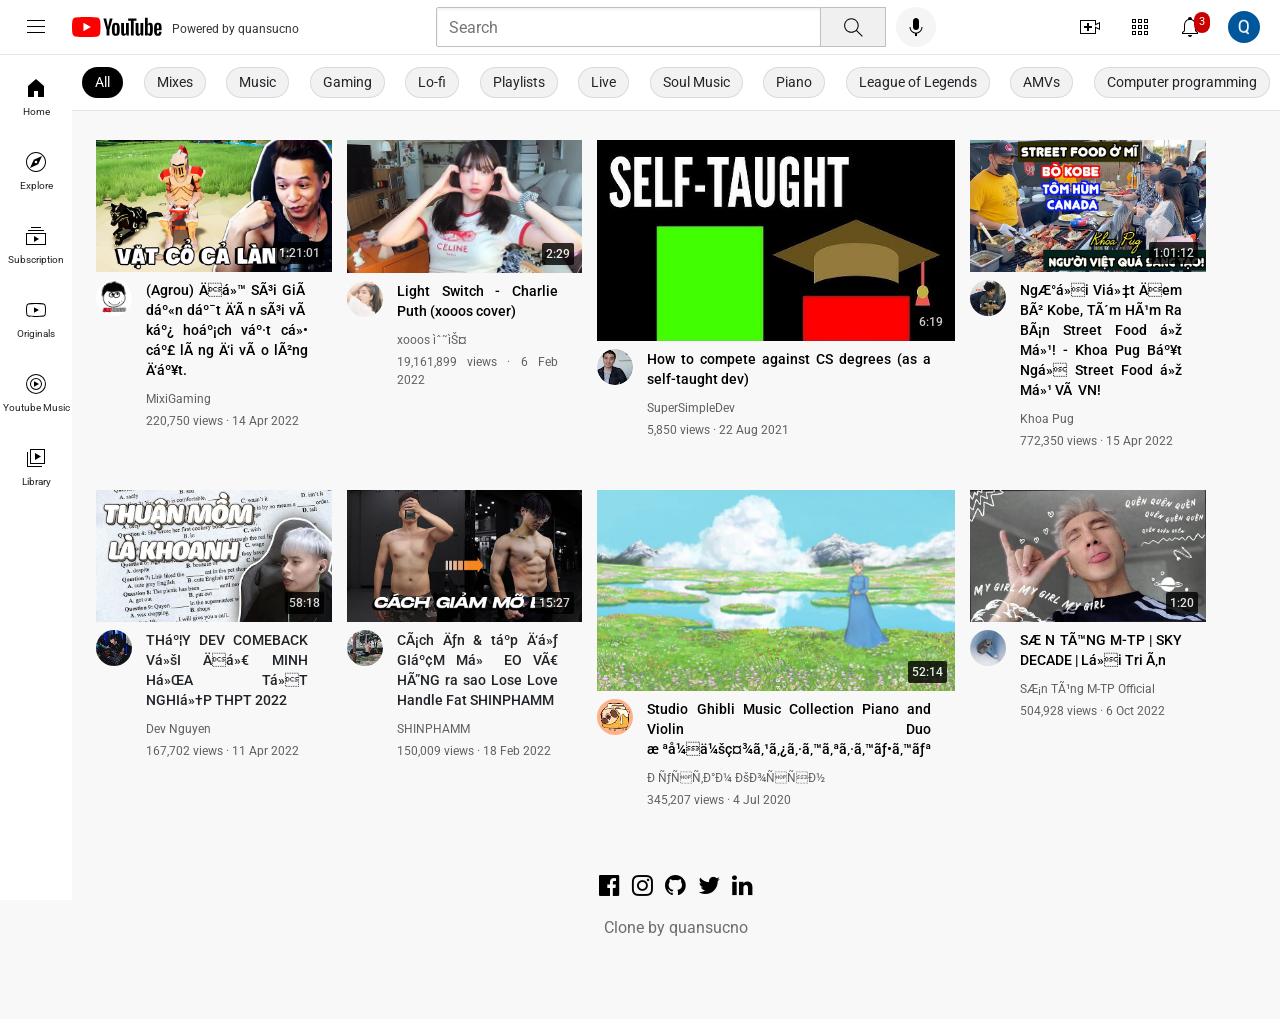
<file: index.html>
<!DOCTYPE html>
<html>
    <head>
        <title>BomBeBongTube.com</title>

        <link href="https://cdn.jsdelivr.net/npm/bootstrap@5.1.3/dist/css/bootstrap.min.css" rel="stylesheet" integrity="sha384-1BmE4kWBq78iYhFldvKuhfTAU6auU8tT94WrHftjDbrCEXSU1oBoqyl2QvZ6jIW3" crossorigin="anonymous">

        <link rel="preconnect" href="https://fonts.googleapis.com">
        <link rel="preconnect" href="https://fonts.gstatic.com" crossorigin>
        <link href="https://fonts.googleapis.com/css2?family=Roboto:wght@400;500;700&display=swap" rel="stylesheet">
        <link rel="stylesheet" href="https://cdnjs.cloudflare.com/ajax/libs/font-awesome/4.7.0/css/font-awesome.min.css">  
        <link rel="stylesheet" href="styles-youtube/general.css">
        <link rel="stylesheet" href="styles-youtube/header.css">
        <link rel="stylesheet" href="styles-youtube/video.css">
        <link rel="stylesheet" href="styles-youtube/sidebar.css">
        <link rel="stylesheet" href="styles-youtube/suggestnav.css">
        <link rel="stylesheet" href="styles-youtube/footer.css">
    </head>
    <body>
        <!-- Header -->
        <header class="header">
            <div class="left-section">
                <img class="hamburger-menu" src="./icon/hamburger-menu.svg">
                <img class="youtube-logo" src="./icon/youtube-logo.svg">
                <p class="coder">Powered by quansucno</p>
            </div>

            <div class="middle-section">
                <input class="search-bar" type="text" placeholder="Search">
                <button class="search-button">
                    <img class="search-icon" src="./icon/search.svg">
                    <div class="tooltip">Search</div>
                </button>
                <button class="voice-search">
                    <img class="voice-icon" src="./icon/voice-search-icon.svg">
                    <div class="tooltip">Search with your voice</div>
                </button>
            </div>
                
            <div class="right-section">                                     
                <div class="upload-icon-container margin-right-6">
                    <img class="upload-icon" src="./icon/upload.svg">
                    <div class="tooltip">Create</div>
                </div>
               
                <div class="apps-icon-container margin-right-6"> 
                    <img class="apps-icon" src="./icon/youtube-apps.svg">
                    <div class="tooltip">Youtube apps</div>
                </div>
                
                <div class="noti-icon-container margin-right-6">
                    <img class="noti-icon" src="./icon/notifications.svg">
                    <div class="noti-count">3</div>
                    <div class="tooltip">Notifications</div>
                </div>
               
                <div class="profile-content padding-right-0">
                    <img class="user-picture" src="./thumbnails/youtube-profile-picture.jpg">
                    <div class="content-wrapper">

                        <div class="first-section">
                            <img class="user-picture-content" src="./thumbnails/youtube-profile-picture.jpg" alt="">
                            <div class="">
                                <h6 class="profile-name">Quân Ngô</h6>
                                <a class="manage-account" href="https://myaccount.google.com/u/0/?utm_source=YouTubeWeb&tab=rk&utm_medium=act&tab=rk&hl=en&pli=1">Manage your Google Account</a>
                            </div>
                        </div>

                        <div class="second-section">
                            <div class="content-section">
                                <div class="body-section">
                                    <i class="fa fa-user-circle"></i>
                                    <p>Your chanel</p>
                                </div>
                                <div class="body-section">
                                    <i class="fa fa-play-circle-o"></i>
                                    <p>YouTube Studio                                </p>
                                </div>
                                <div class="body-section padding-right-0">
                                    <i class="fa fa-users"></i>
                                    <p>Switch account</p>  
                                    <i class="fa fa-angle-right"></i>
                                </div>
                                <div class="body-section">
                                    <i class="fa fa-sign-out"></i>
                                    <p>Sign out</p>  
                                </div>
                            </div>
    
                            <div class="content-section">
                                <div class="body-section">
                                    <i class="fa fa-money"></i>
                                    <p>Purchases and memberships</p>
                                </div>
                                <div class="body-section">
                                    <i class="fa  fa-shield"></i>
                                    <p>Your data in YouTube</p>                 
                                </div>
                            </div>
    
                            <div class="content-section">
                                <div class="body-section padding-right-0">
                                    <i class="fa fa-moon-o"></i>
                                    <p>Appearance: Light</p>
                                    <i class="fa fa-angle-right"></i>
                                </div>
                                <div class="body-section padding-right-0">
                                    <i class="fa fa-language"></i>
                                    <p>Language: English</p> 
                                    <i class="fa fa-angle-right"></i>
                                                        
                                </div>
                                <div class="body-section padding-right-0">
                                    <i class="fa fa-user-times"></i>
                                    <p>Restricted Mode: Off</p>
                                    <i class="fa fa-angle-right"></i>
                                   
                                </div>
                                <div class="body-section padding-right-0">
                                    <i class="fa fa-map-o"></i>
                                    <p>Location: Vietnam</p>  
                                    <i class="fa fa-angle-right"></i>
                                                                             
                                </div>
                                <div class="body-section">
                                    <i class="fa fa-keyboard-o "></i>
                                    <p>Keyboard shortcuts</p>                         
                                </div>
                            </div>
    
                            <div class="content-section">
                                <div class="body-section">
                                    <i class="fa fa-gear"></i>
                                    <p>Settings</p>                      
                                </div>
                            </div>
    
                            <div class="content-section">
                                <div class="body-section">
                                    <i class="fa fa-question-circle-o"></i>
                                    <p>Help</p>                                                     
                                </div>
                                <div class="body-section">
                                    <i class="fa fa-commenting-o"></i>
                                    <p>Send feedback</p>                      
                                </div>
                            </div>
                        </div>                      

                    </div>
                </div>            
            </div>
        </header>
        <!-- End header-->

        <!-- Nav -->
        <nav class="sidebar">
            <div class="sidebar-link">
                <img src="./icon/home.svg">
                <div>Home</div>
            </div>
            <div class="sidebar-link">
                <img src="./icon/explore.svg">
                <div>Explore</div>
            </div>
            <div class="sidebar-link">
                <img src="./icon/subscriptions.svg">
                <div>Subscription</div>
            </div>
            <div class="sidebar-link">
                <img src="./icon/originals.svg">
                <div>Originals</div>
            </div>
            <div class="sidebar-link">
                <img src="./icon/youtube-music.svg">
                <div>Youtube Music</div>
            </div>
            <div class="sidebar-link">
                <img src="./icon/library.svg">
                <div>Library</div>
            </div>
        </nav>
        <!-- End nav-->

        <!-- Suggest nav section -->
        <div class="suggest-nav">
            <div class="suggest-text"><div class="text-container">All</div></div>
            <div class="suggest-text"><div class="text-container">Mixes</div></div>
            <div class="suggest-text"><div class="text-container">Music</div></div>
            <div class="suggest-text"><div class="text-container">Gaming</div></div>
            <div class="suggest-text"><div class="text-container">Lo-fi</div></div>
            <div class="suggest-text"><div class="text-container">Playlists</div></div>
            <div class="suggest-text"><div class="text-container">Live</div></div>
            <div class="suggest-text"><div class="text-container">Soul Music</div></div>
            <div class="suggest-text"><div class="text-container">Piano</div></div>
            <div class="suggest-text"><div class="text-container">League of Legends</div></div>
            <div class="suggest-text"><div class="text-container">AMVs</div></div>
            <div class="suggest-text"><div class="text-container">Computer programming</div></div>
        </div>
         <!-- End Suggest nav-->

        <!-- Main section -->
        <main>
            <!-- First video -->
            <section class="video-grid">
                <div class="video-preview">
                    <a href="https://www.youtube.com/watch?v=dUxIIEe3DyE&t=6s"></a>
                    <div class="thumbnail-row">
                        <a href="https://www.youtube.com/watch?v=dUxIIEe3DyE&t=6s"><img class="thumbnail" src="./thumbnails/thumbnail-1.jpg"></a>
                        <div class="video-time">1:21:01</div>
                    </div>
                    <div class="video-info-grid">
                        <div class="channel-picture">
                            <a href="https://www.youtube.com/c/MixiGamingofficial"><img class="profile-picture" src="./thumbnails/profile-1.jpg"></a>
                        </div>
                        <div class="video-info">                        
                            <p class="video-title">
                                <a href="https://www.youtube.com/watch?v=dUxIIEe3DyE&t=6s">(Agrou) Độ Sói Già dẫn dắt đàn sói và kế hoạch vặt cổ cả làng đi vào lòng đất.</a>
                            </p>
                            <p class="video-author">
                                <a href="https://www.youtube.com/c/MixiGamingofficial">MixiGaming</a> 
                            </p >
                            <p class="video-stats">
                                220,750 views &#183; 14 Apr 2022
                            </p>
                        </div>                    
                    </div>                     
                </div>
                <!-- Second video -->
                <div class="video-preview">
                    <div class="thumbnail-row">
                        <a href="https://www.youtube.com/watch?v=9EDZixuODrw"><img class="thumbnail" src="./thumbnails/thumbnail-2.jpg"></a>
                        <div class="video-time">2:29</div>
                    </div>
                    <div class="video-info-grid">
                        <div class="channel-picture">
                            <a href="https://www.youtube.com/c/xooos"><img class="profile-picture" src="./thumbnails/profile-2.jpg"></a>
                        </div>
                        <div class="video-info">
                            <p class="video-title">
                                <a href="https://www.youtube.com/watch?v=9EDZixuODrw">Light Switch - Charlie Puth (xooos cover)</a> 
                            </p>
                            <p class="video-author">
                                <a href="https://www.youtube.com/c/xooos">xooos 수스</a>
                            </p >
                            <p class="video-stats">
                                19,161,899 views &#183; 6 Feb 2022
                        </p>
                        </div>              
                    </div>
                </div>
                <!-- Third video -->
                <div class="video-preview">
                    <div class="thumbnail-row">
                        <a href="https://www.youtube.com/watch?v=xsL-5MhQWBk"><img class="thumbnail" src="./thumbnails/thumbnail-3.jpg"></a>
                        <div class="video-time">6:19</div>
                    </div>
                    <div class="video-info-grid">
                        <div class="channel-picture">
                            <a href="https://www.youtube.com/c/SuperSimpleDev"><img class="profile-picture" src="./thumbnails/profile-3.jpg"></a>
                        </div>
                        <div class="video-info">
                            <p class="video-title">
                                <a href="https://www.youtube.com/watch?v=xsL-5MhQWBk">How to compete against CS degrees (as a self-taught dev)</a> 
                            </p>
                            <p class="video-author">
                                <a href="https://www.youtube.com/c/SuperSimpleDev">SuperSimpleDev</a> 
                            </p >
                            <p class="video-stats">
                                5,850 views &#183; 22 Aug 2021
                            </p>
                        </div>                    
                    </div>                     
                </div>
                <!-- Forth video -->
                <div class="video-preview">
                    <div class="thumbnail-row">
                        <a href="https://www.youtube.com/watch?v=iLQChEJTALU"><img class="thumbnail" src="./thumbnails/thumbnail-4.jpg"></a>
                        <div class="video-time">1:01:12</div>
                    </div>
                    <div class="video-info-grid">
                        <div class="channel-picture">
                            <a href="https://www.youtube.com/c/PugKVlog"><img class="profile-picture" src="./thumbnails/profile-4.jpg"></a>
                        </div>
                        <div class="video-info">
                            <p class="video-title">
                                <a href="https://www.youtube.com/watch?v=iLQChEJTALU">Người Việt Đem Bò Kobe, Tôm Hùm Ra Bán Street Food Ở Mỹ! - Khoa Pug Bất Ngờ Street Food Ở Mỹ Và VN!</a> 
                            </p>
                            <p class="video-author">
                                <a href="https://www.youtube.com/c/PugKVlog">Khoa Pug</a>
                            </p >
                            <p class="video-stats">
                                772,350 views &#183; 15 Apr 2022
                        </p>
                        </div>              
                    </div>
                </div>
                <!-- Fifth video -->
                <div class="video-preview">
                    <div class="thumbnail-row">
                        <img class="thumbnail" src="./thumbnails/thumbnail-5.jpg">
                        <div class="video-time">58:18</div>
                    </div>
                    <div class="video-info-grid">
                        <div class="channel-picture">
                            <img class="profile-picture" src="./thumbnails/profile-5.jpg">
                        </div>
                        <div class="video-info">
                            <p class="video-title">
                                THẦY DEV COMEBACK VỚI ĐỀ MINH HỌA TỐT NGHIỆP THPT 2022
                            </p>
                            <p class="video-author">
                                Dev Nguyen
                            </p >
                            <p class="video-stats">
                                167,702 views &#183; 11 Apr 2022
                            </p>
                        </div>                    
                    </div>                     
                </div>
                
                <!-- Sixth video -->
                <div class="video-preview">
                    <div class="thumbnail-row">
                        <img class="thumbnail" src="./thumbnails/thumbnail-6.jpg">
                        <div class="video-time">15:27</div>
                    </div>
                    <div class="video-info-grid">
                        <div class="channel-picture">
                            <img class="profile-picture" src="./thumbnails/profile-6.jpg">
                        </div>
                        <div class="video-info">
                            <p class="video-title">
                                Cách ăn & tập để GIẢM MỠ EO VÀ HÔNG ra sao Lose Love Handle Fat SHINPHAMM
                            </p>
                            <p class="video-author">                           
                                SHINPHAMM
                            </p >
                            <p class="video-stats">
                                150,009 views &#183; 18 Feb 2022
                        </p>
                        </div>              
                    </div>
                </div>
                <!-- Seventh video -->
                <div class="video-preview">
                    <div class="thumbnail-row">
                        <a href="https://www.youtube.com/watch?v=2iadr2QQ-lg"><img class="thumbnail" src="./thumbnails/thumbnail-7.jpg"></a>
                        <div class="video-time">52:14</div>
                    </div>
                    <div class="video-info-grid">
                        <div class="channel-picture">
                            <a href="https://www.youtube.com/channel/UCwyfi_a0YA7gNug4AgOMMnQ"><img class="profile-picture" src="./thumbnails/profile-7.jpg"></a>
                        </div>
                        <div class="video-info">
                            <p class="video-title">
                                <a href="https://www.youtube.com/watch?v=2iadr2QQ-lg">Studio Ghibli Music Collection Piano and Violin Duo 株式会社スタジオジブリ </a> 
                            </p>
                            <p class="video-author">
                                <a href="https://www.youtube.com/channel/UCwyfi_a0YA7gNug4AgOMMnQ">Рустам Косян</a> 
                            </p >
                            <p class="video-stats">
                                345,207 views &#183; 4 Jul 2020
                            </p>
                        </div>                    
                    </div>                     
                </div>
                <!-- Eighth video -->
                <div class="video-preview">
                    <div class="thumbnail-row">
                        <a href="https://www.youtube.com/watch?v=v8SclnWsFLY"><img class="thumbnail" src="./thumbnails/thumbnail-8.jpg"></a>
                        <div class="video-time">1:20</div>
                    </div>
                    <div class="video-info-grid">
                        <div class="channel-picture">
                            <a href="https://www.youtube.com/c/Sontungmtp"><img class="profile-picture" src="./thumbnails/profile-8.jpg"></a>
                        </div>
                        <div class="video-info">
                            <p class="video-title">
                                <a href="https://www.youtube.com/watch?v=v8SclnWsFLY">SƠN TÙNG M-TP | SKY DECADE | Lời Tri Ân</a>
                            </p>
                            <p class="video-author">                               
                                <a href="https://www.youtube.com/c/Sontungmtp">Sơn Tùng M-TP Official</a> 
                            </p >
                            <p class="video-stats">
                                504,928 views &#183; 6 Oct 2022
                            </p>
                        </div>                    
                    </div>                     
                </div>
            </section>
        </main>
        <!-- End main -->

        <!-- Start footer -->
        <div id="footer">      
            <a href="https://www.facebook.com/profile.php?id=100013201459371" target="_blank"><i class="fa fa-facebook-official"></i></a>
            <a href="https://www.instagram.com/quansucno_11/" target="_blank"><i class="fa fa-instagram"></i></a>
            <a href="https://github.com/Quansucno" target="_blank"><i class="fa fa-github"></i></a>
            <a href="https://twitter.com/quansucno" target="_blank"><i class="fa fa-twitter"></i></a>
            <a href="https://www.linkedin.com/in/quan-no-47b704215/" target="_blank"><i class="fa fa-linkedin"></i></a>
            <p>Clone by quansucno</p>      
    </div>
    <!-- End footer -->

    <script>
        const userPicture = document.querySelector('.user-picture')
        const contentWrapper = document.querySelector('.content-wrapper')
        const body = document.querySelector('body')
        const header = document.querySelector('.header')
        const sidebar = document.querySelector('.sidebar')
        const videoGrid = document.querySelectorAll('.video-grid')
        const suggestNav = document.querySelector('.suggest-nav')
        const darkToggle = document.querySelector('#darkmode-toggle')
        function closeSetting() {
            contentWrapper.classList.remove('open')     
        }

        userPicture.addEventListener('click', function() {
            contentWrapper.classList.toggle('open')
        })

        userPicture.addEventListener('click', function(event) {
            event.stopPropagation()
        })
        contentWrapper.addEventListener('click', function(event) {
            event.stopPropagation()
        })
        
        body.addEventListener('click', closeSetting)
          
    </script>
    </body>
</html>
</file>
<file: styles-youtube/general.css>
p {
    margin-top: 0;
    margin-bottom: 0;
}

body {
    font-family: Roboto, Arial;
    margin: 0;
    padding-top: 140px;
    padding-left: 96px;
    padding-right: 24px;
    background-color: rgb(248, 248, 248);
}

body::-webkit-scrollbar {
    width: 10px;
  
}

body::-webkit-scrollbar-track {
    border-radius: 15px;
    background-color: white;
}

body::-webkit-scrollbar-thumb {
    background-color: #262a39;
    border-radius: 10px;
}

body::-webkit-scrollbar-thumb:hover {
    background-color: rgba(0, 0, 0, 0.7);
  }

a { 
    color: #000;
    text-decoration: none; 
}

.padding-right-0 {
    padding-right: 0 !important;
}

.margin-right-6 {
    margin-right: 6px !important;
}
</file>
<file: styles-youtube/header.css>
.header {
    height: 55px;
    display: flex;
    flex-direction: row;
    justify-content: space-between;
    position: fixed;
    top: 0;
    right: 0;
    left: 0;
    z-index: 100;
    background-color: white;
    border-bottom-style: solid;
    border-bottom-width: 1px;
    border-bottom-color: rgb(228, 228, 228);
    
}

.left-section {
    display: flex;
    align-items: center;
   
}

.coder {
    margin-left: 10px;
    margin-top: 4px;
    vertical-align: middle;
    font-size: 12px;
    color: rgba(0, 0, 0, 0.8);
}

.hamburger-menu {
    height: 24px;
    margin-left: 24px;
    margin-right: 24px;
}

.youtube-logo {
    height: 20px;
}

.middle-section {
    display: flex;
    flex: 1;
    margin-left: 40px;
    margin-right: 35px;
    max-width: 500px;
    align-items: center;

}

.search-bar {
    flex: 1;
    height: 40px;
    padding-left: 12px;
    font-size: 16px;
    border-radius: 2px;
    border: 1px solid rgb(192, 192, 192);;
    box-shadow: inset 1px 2px 3px rgba(0, 0, 0, 0.05);
    width: 0;
}

.search-bar:active {
    border-color: red;
}

.search-bar::placeholder {
    font-size: 16px;   
}

.search-button {
    height: 40px;
    width: 66px;
    background-color: rgb(240, 240, 240);
    border-width: 1px;
    border-style: solid;
    border-color: rgb(192, 192, 192);
    margin-left: -1px;
    margin-right: 10px;
    
}

.search-button,
.voice-search,
.upload-icon-container,
.apps-icon-container,
.noti-icon-container,
.profile-content {
    display: flex;
    align-items: center;
    justify-content: center;
    position: relative;
    padding: 0 10px;
}

.search-button .tooltip,
.voice-search .tooltip,
.upload-icon-container .tooltip,
.apps-icon-container .tooltip,
.noti-icon-container .tooltip {
    position: absolute;
    background-color: gray;
    color: white;
    padding-top: 4px;
    padding-bottom: 4px;
    padding-left: 8px;
    padding-right: 8px;
    border-radius: 2px;
    font-size: 12px;
    bottom: -30px;
    opacity: 0;
    transition: opacity 0.15s;
    pointer-events: none;
    white-space: nowrap;
}

.search-button:hover .tooltip,
.voice-search:hover .tooltip,
.upload-icon-container:hover .tooltip,
.apps-icon-container:hover .tooltip,
.noti-icon-container:hover .tooltip
 {
    opacity: 1;
}

.search-icon {
    height: 25px;
}

.voice-search {
    height: 40px;
    width: 40px;
    border-radius: 20px;
    border: none;
    background-color: rgb(245, 245, 245);
}

.voice-icon {
    height: 24px; 
    cursor: pointer;
}

.right-section {
    display: flex;
    /* width: 180px; */
    align-items: center;
    justify-content: space-between;
    margin-right: 20px;
    flex-shrink: 0;
}

.upload-icon {
    height: 24px;
    cursor: pointer;
}

.apps-icon {
    height: 24px;
    cursor: pointer;
}

.noti-icon {
    height: 24px;
    cursor: pointer;
}

.noti-count {
    position: absolute;
    top: -3px;
    right: 2px;
    background-color: rgb(200, 0, 0);
    color: white;
    font-size: 11px;
    padding-left: 5px;
    padding-right: 5px;
    padding-top: 2px;
    padding-bottom: 2px;
    border-radius: 10px;
}

.user-picture {
    height: 32px;
    border-radius: 16px;
}

.profile-content {
    cursor: pointer;
    position: relative;
}

.content-wrapper {
    display: none;
    position: absolute;
    top: 0;
    right: 50px;
    width: 298px;
    animation: modalFadeIn ease 0.5s;
   z-index: 10;
}

.first-section {
    display: flex;
    flex-direction: row;
    background-color: white;
    padding: 16px;
    border: 1px solid rgb(228, 228, 228);
}

.second-section {
    height: 90vh;
    min-height: 100%;
    min-width: 100%;
    overflow-x: scroll;
}

.second-section::-webkit-scrollbar-track {
    border-radius: 15px;
    background-color: white;
}

.second-section::-webkit-scrollbar-thumb {
    background-color: #262a39;
    border-radius: 10px;
}

.second-section::-webkit-scrollbar-thumb:hover {
    background-color: rgba(0, 0, 0, 0.7);
}

.first-section .user-picture-content {
    height: 40px;
    border-radius: 20px;
    margin-right: 16px;
}

.first-section .manage-account {
    font-size: 14px;
    color: rgb(6, 95, 212) !important;
}

.content-section {
    background-color: #fff;
    padding: 8px 0;
    border: 1px solid rgb(228, 228, 228);
}

.body-section {
    padding: 0 36px 0 16px;
    display: flex;
    flex-direction: row;
    background-color: white;
    font-size: 14px;
   
}

.body-section:hover {
    background-color: rgba(0, 0, 0, 0.05);
}

.body-section i {
    width: 34px;
    line-height: 34px;
    font-size: 20px;
    height: 40px;
}

.body-section p {
    line-height: 34px;
}

.content-wrapper.open {
    display: block;
}

.fa-angle-right {
    height: 34px;
    margin-left: auto;
}

@keyframes modalFadeIn {
    from {
       
        transform: translateX(50px);
    }
    to {
        
        transform: translateX(0);
    }
}
</file>
<file: styles-youtube/video.css>
.thumbnail {
    width: 100%;
}

.video-title {
    margin-top: 0;
    font-size: 14px;
    font-weight: 500;
    line-height: 20px;
    margin-bottom: 10px;
}

.video-info-grid {
    display: grid;
    grid-template-columns: 50px 1fr;
}         

.video-info {
    padding-right: 24px;
    text-align: justify;
}

.profile-picture {
    width: 36px;
    border-radius: 50px;
}

.thumbnail-row {
    margin-bottom: 8px;
    position: relative;
}

.video-author {
    margin-bottom: 4px;
    font-size: 12px;
    color: rgb(96, 96, 96);
}

.video-author:hover a {
    color: #000000;
}

.video-stats {
    font-size: 12px;
    color: rgb(96, 96, 96);
}

.video-grid {
    display: grid;
    grid-template-columns: 1fr 1fr 1fr;
    column-gap: 15px;
    row-gap: 40px; 
    padding-right: 50px;
}

@media (max-width: 500px) {
    .video-grid {
        grid-template-columns: 1fr;
    }
}

@media (min-width: 500px) and (max-width: 750px) {
    .video-grid {
        grid-template-columns: 1fr 1fr;
    }
}


@media (min-width: 751px) and (max-width: 999px) {
    .video-grid {
        grid-template-columns: 1fr 1fr 1fr;
    }
}

@media (min-width: 1000px) {
    .video-grid {
        grid-template-columns: 1fr 1fr 1fr 1fr;
    }
}

.video-time {
    font-size: 12px;
    font-weight: 500;
    padding: 2px 4px;
    border-radius: 2px;
    background-color: black;
    color: white;
    position: absolute;
    bottom: 8px;
    right: 8px;
    opacity: 0.8;
}

.video-preview:active {
    opacity: 0.6;
}

.video-title a {
    color: rgb(0, 0, 0);
}

.video-author a {
    color: rgb(96, 96, 96);
}
</file>
<file: styles-youtube/sidebar.css>
.sidebar {
    position: fixed;
    left: 0;
    bottom: 0;
    top: 55px;
    background-color: white;
    width: 72px;
    z-index: 200;
    padding-top: 5px;
}

.sidebar-link {
    height: 74px;
    display: flex;
    justify-content: center;
    align-items: center;
    flex-direction: column;
    cursor: pointer;
}

.sidebar-link:hover {
    background-color: rgb(235, 235, 235);
}

.sidebar-link img {
    height: 24px;
    margin-bottom: 4px;
}

.sidebar-link div {
    font-size: 10px;
}
</file>
<file: styles-youtube/suggestnav.css>
.suggest-nav {
    position: fixed;
    background-color: white;
    top: 55px;
    left: 72px;
    right: 0;
    display: flex;
    justify-content: space-around;
    z-index: 1;
    border-bottom: 1px solid rgb(228, 228, 228);
}
.suggest-text {  
    display: inline-block;
    padding: 12px 0;

}

.text-container {
    background-color: rgba(0, 0, 0, 0.05);;
    padding: 4px 12px;
    border-radius: 25px;
    font-size: 14px;
    border: 1px solid rgba(0, 0, 0, 0.1);
    transition-property: background-color;
    transition-duration: 0.5s;
}

.suggest-text:first-child .text-container{
    background-color: rgb(0, 0, 0);
    color: white;
}

.text-container:hover {
    cursor: pointer;
    background-color: rgba(0, 0, 0, 0.2);;
}

@media (max-width: 500px) {
    .suggest-text:last-child,
    .suggest-text:nth-last-child(2),
    .suggest-text:nth-last-child(3),
    .suggest-text:nth-last-child(4),
    .suggest-text:nth-last-child(5),
    .suggest-text:nth-last-child(6),
    .suggest-text:nth-last-child(7),
    .suggest-text:nth-last-child(8) {
        display: none;
    }
}

@media (max-width: 750px) {
    .suggest-text:last-child,
    .suggest-text:nth-last-child(2),
    .suggest-text:nth-last-child(3),
    .suggest-text:nth-last-child(4),
    .suggest-text:nth-last-child(5),
    .suggest-text:nth-last-child(6) {
        display: none;
    }
}

@media (max-width: 1000px){
    .suggest-text:last-child,
    .suggest-text:nth-last-child(2),
    .suggest-text:nth-last-child(3),
    .suggest-text:nth-last-child(4) {
        display: none;
    }
}

@media (min-width: 1000px) and (max-width: 1200px) {
    .suggest-text:last-child,
    .suggest-text:nth-last-child(2) {
        display: none;
    }
}
</file>
<file: styles-youtube/footer.css>
#footer {
    position: relative;
    padding: 64px 16px;
    text-align: center; 
}

#footer p {
    opacity: 0.65;
}

#footer i {
    font-size: 24px;
    padding: 0 4px;
}

#footer > a:visited{
    text-decoration: none;
    color: #676662;
}

#footer .lala {
    color: #000;
}

#footer i:hover {
    opacity: 0.3;
}

#footer p {
    margin: 15px 0;
}
</file>
